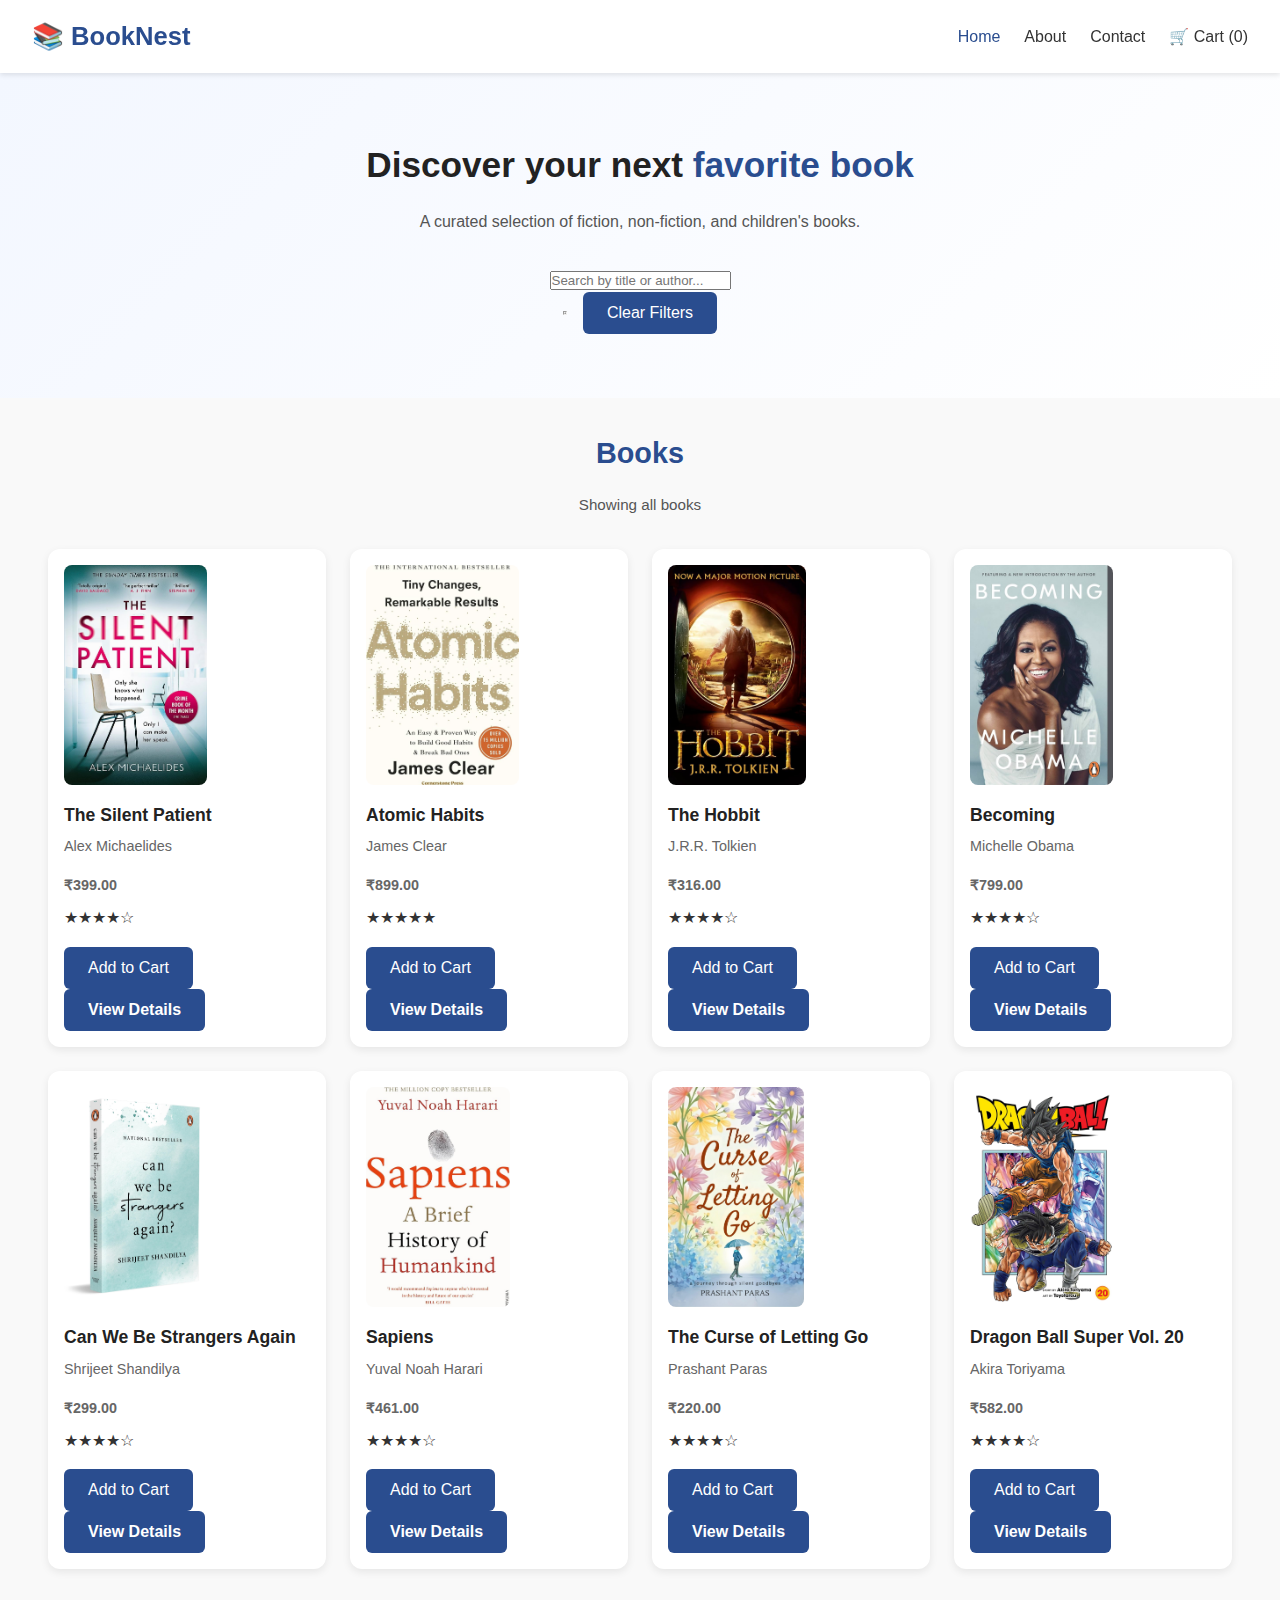
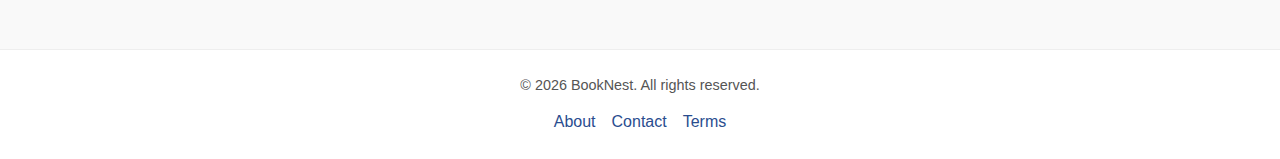
<file: index.html>
<!DOCTYPE html>
<html lang="en">
<head>
  <meta charset="UTF-8" />
  <meta name="viewport" content="width=device-width, initial-scale=1.0" />
  <title>BookNest — Home</title>
  <meta name="description" content="BookNest — Discover and shop your next favorite book. Minimal e-commerce demo built with vanilla HTML, CSS, and JavaScript.">

  <!-- Styles -->
  <link rel="stylesheet" href="style.css" />
  <!-- Favicon -->
  <link rel="icon" type="image/png" sizes="16x16" href="\images\favicon.png" />
</head>
<body>

  <!-- ===== HEADER ===== -->
  <header>
    <div class="logo">📚 BookNest</div>
    <nav>
      <ul class="nav-links">
        <li><a href="index.html" class="active">Home</a></li>
        <li><a href="about.html">About</a></li>
        <li><a href="contact.html">Contact</a></li>
        <li><a href="cart.html">🛒 Cart (<span id="cartCount">0</span>)</a></li>
      </ul>
      <div class="menu-toggle">☰</div>
    </nav>
  </header>

  <!-- ===== HERO / SEARCH SECTION ===== -->
  <section class="hero">
    <div class="hero-inner">
      <h1>Discover your next <span>favorite book</span></h1>
      <p class="lead">A curated selection of fiction, non-fiction, and children's books.</p>

      <!-- ===== SEARCH BOX ===== -->
      <div class="search-bar">
        <input 
          type="text" 
          id="searchInput" 
          placeholder="Search by title or author..." 
          aria-label="Search books"
        >
      </div>

      <!-- Filters -->
      <div class="filters">
        <fieldset class="category-filter" aria-label="Filter by category">
          <legend class="visually-hidden">Filter by category</legend>
          <div id="categoryFilter" class="category-list">
            <!-- JS populates categories dynamically -->
          </div>
        </fieldset>
        <button id="clearFilters" class="btn">Clear Filters</button>
      </div>
    </div>
  </section>

  <!-- ===== PRODUCTS SECTION ===== -->
  <main id="main" class="site-main" role="main">
    <section class="product-section" aria-labelledby="productsHeading">
      <div class="section-inner">
        <h2 id="productsHeading" class="section-title">Books</h2>

        <!-- Real-time search hint -->
        <div id="searchHint" class="search-hint" aria-live="polite" role="status">
          Showing all books
        </div>

        <!-- Product Grid -->
        <div id="productGrid" class="product-grid" aria-live="polite" aria-atomic="false">
          <!-- Product cards injected by app.js -->
        </div>

        <!-- Empty State -->
        <div id="emptyState" class="empty-state visually-hidden" role="status">
          <p>No books found. Try clearing filters or search terms.</p>
        </div>
      </div>
    </section>
  </main>

  <!-- ===== TOAST CONTAINER ===== -->
  <div id="toastContainer" class="toast-container" aria-live="polite" aria-atomic="true"></div>

  <!-- ===== FOOTER ===== -->
  <footer class="site-footer" role="contentinfo">
    <div class="footer-inner">
      <p>&copy; <span id="year"></span> BookNest. All rights reserved.</p>
      <nav class="footer-nav" aria-label="Footer">
        <ul>
          <li><a href="about.html">About</a></li>
          <li><a href="contact.html">Contact</a></li>
          <li><a href="#terms">Terms</a></li>
        </ul>
      </nav>
    </div>
  </footer>

  <!-- ===== JS ===== -->
  <script>
    // Set current year
    document.getElementById('year').textContent = new Date().getFullYear();
  </script>
  <script defer src="app.js"></script>
</body>
</html>
</file>
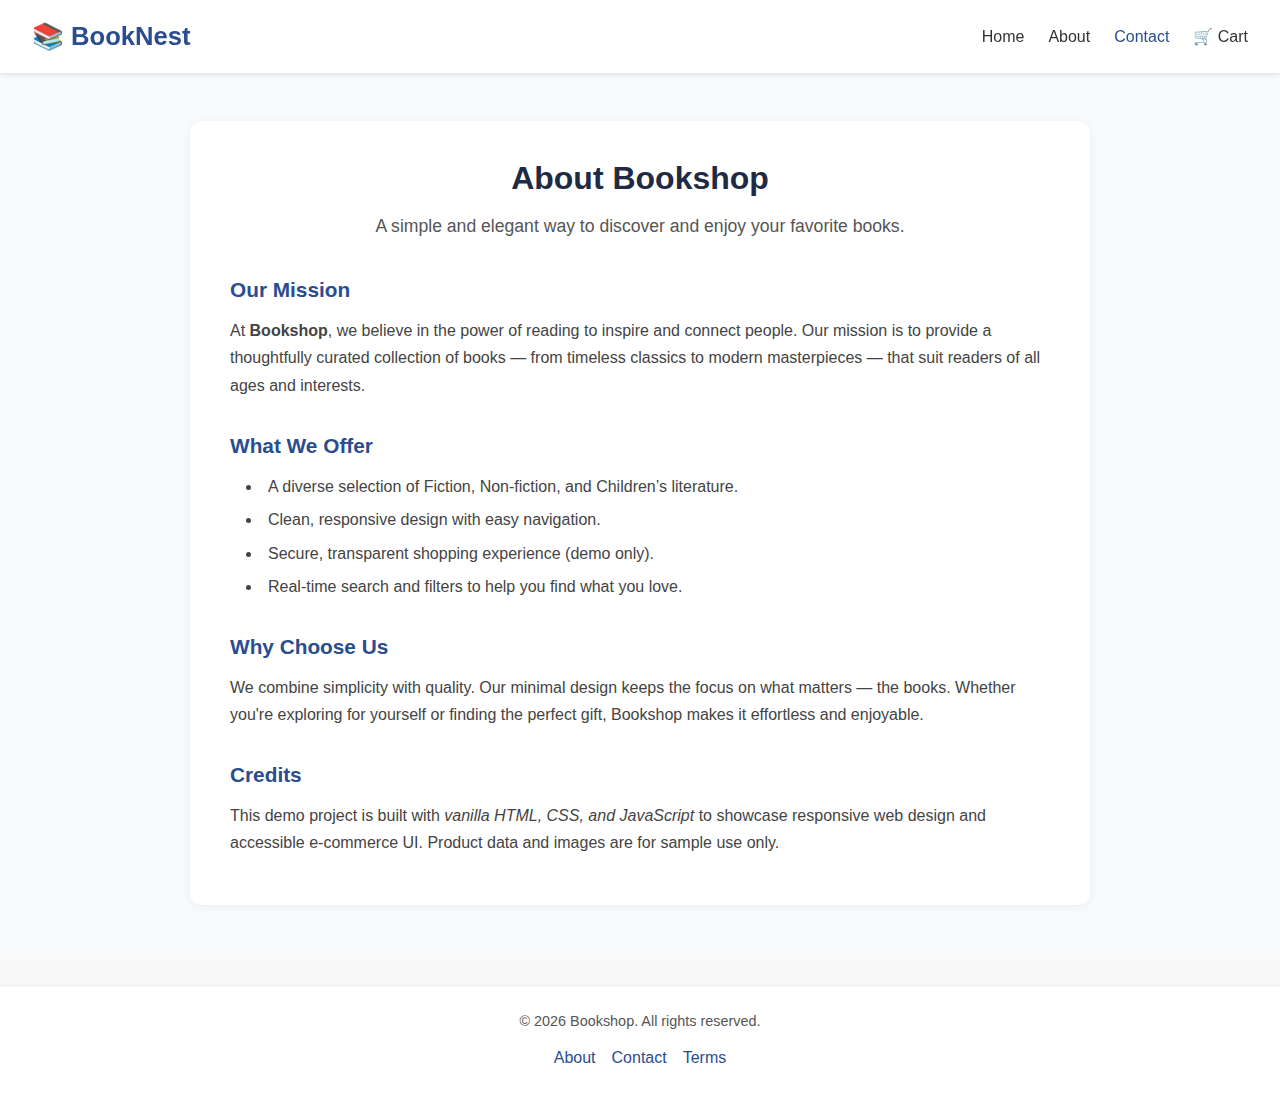
<file: about.html>
<!doctype html>
<html lang="en">
<head>
  <meta charset="utf-8" />
  <meta name="viewport" content="width=device-width,initial-scale=1" />
  <title>About — Bookshop</title>
  <meta name="description" content="About Bookshop — Learn more about our mission and story." />
  <link rel="stylesheet" href="style.css" />
  <!-- Favicon -->
  <link rel="icon" type="image/png" sizes="16x16" href="\images\favicon.png" />
</head>
<body>
  <div id="app" class="app-wrapper">

    <!-- Header -->
   <header>
    <div class="logo">📚 BookNest</div>
    <nav>
      <ul class="nav-links">
        <li><a href="index.html">Home</a></li>
        <li><a href="about.html">About</a></li>
        <li><a href="contact.html" class="active">Contact</a></li>
        <li><a href="cart.html">🛒 Cart</a></li>
      </ul>
      <div class="menu-toggle">☰</div>
    </nav>
  </header>

    

    <!-- MAIN CONTENT -->
    <main id="main" class="site-main" role="main">
      <section class="about-section" aria-labelledby="aboutHeading">
        <div class="section-inner">
          <h1 id="aboutHeading">About Bookshop</h1>
          <p class="lead">A simple and elegant way to discover and enjoy your favorite books.</p>

          <article class="about-content">
            <h2>Our Mission</h2>
            <p>
              At <strong>Bookshop</strong>, we believe in the power of reading to inspire and connect people.
              Our mission is to provide a thoughtfully curated collection of books — from timeless classics to modern masterpieces — that suit readers of all ages and interests.
            </p>

            <h2>What We Offer</h2>
            <ul>
              <li>A diverse selection of Fiction, Non-fiction, and Children’s literature.</li>
              <li>Clean, responsive design with easy navigation.</li>
              <li>Secure, transparent shopping experience (demo only).</li>
              <li>Real-time search and filters to help you find what you love.</li>
            </ul>

            <h2>Why Choose Us</h2>
            <p>
              We combine simplicity with quality. Our minimal design keeps the focus on what matters — the books.
              Whether you're exploring for yourself or finding the perfect gift, Bookshop makes it effortless and enjoyable.
            </p>

            <h2>Credits</h2>
            <p>
              This demo project is built with <em>vanilla HTML, CSS, and JavaScript</em> to showcase responsive web design and accessible e-commerce UI.
              Product data and images are for sample use only.
            </p>
          </article>
        </div>
      </section>
    </main>

    <!-- Footer -->
    <footer class="site-footer" role="contentinfo">
      <div class="footer-inner">
        <p>&copy; <span id="year"></span> Bookshop. All rights reserved.</p>
        <nav class="footer-nav" aria-label="Footer">
          <ul>
            <li><a href="about.html" class="active">About</a></li>
            <li><a href="contact.html">Contact</a></li>
            <li><a href="index.html#terms">Terms</a></li>
          </ul>
        </nav>
      </div>
    </footer>
  </div>

  <script>
    document.getElementById('year').textContent = new Date().getFullYear();
  </script>
  <script defer src="app.js"></script>
</body>
</html>
</file>
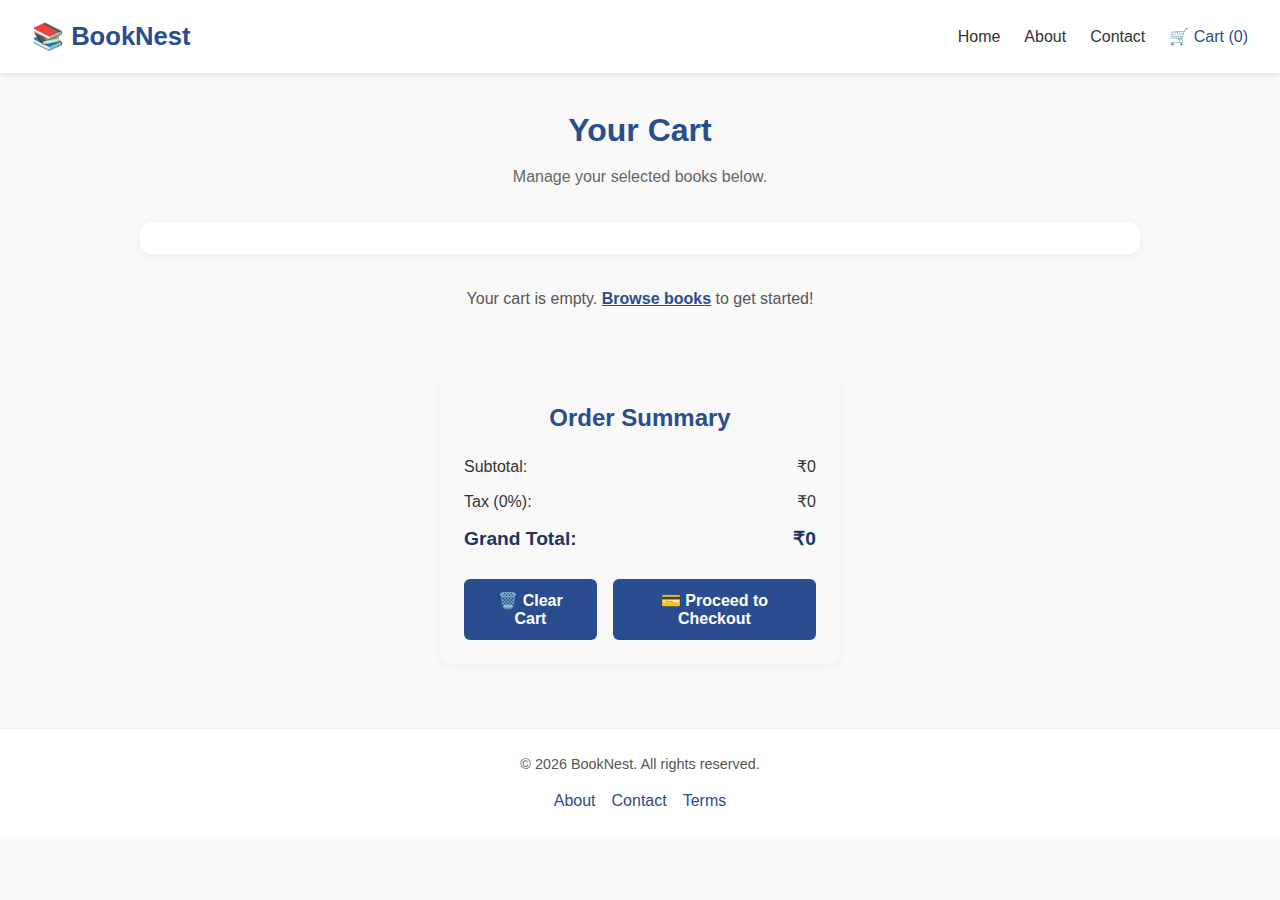
<file: cart.html>
<!doctype html>
<html lang="en">
<head>
  <meta charset="utf-8" />
  <meta name="viewport" content="width=device-width, initial-scale=1.0" />
  <title>📚 BookNest — Cart</title>
  <meta name="description" content="Shopping cart page for BookNest e-commerce demo." />
  <link rel="stylesheet" href="style.css" />
  <!-- Favicon -->
  <link rel="icon" type="image/png" sizes="16x16" href="\images\favicon.png" />
</head>

<body>
  <!-- ===== HEADER ===== -->
  <header class="site-header">
    <div class="logo">📚 <a href="index.html">BookNest</a></div>

    <nav>
      <ul class="nav-links">
        <li><a href="index.html">Home</a></li>
        <li><a href="about.html">About</a></li>
        <li><a href="contact.html">Contact</a></li>
        <li><a href="cart.html" class="active">🛒 Cart (<span id="cartCount">0</span>)</a></li>
      </ul>
      <button class="menu-toggle" aria-label="Toggle Menu">☰</button>
    </nav>
  </header>

  <!-- ===== MAIN ===== -->
  <main id="main" class="site-main" role="main">
    <section class="cart-section" aria-labelledby="cartHeading">
      <div class="section-inner">
        <h1 id="cartHeading">Your Cart</h1>
        <p class="lead">Manage your selected books below.</p>

        <!-- CART ITEMS -->
        <div id="cartItems" class="cart-container"></div>

        <!-- EMPTY CART -->
        <div id="emptyCart" class="empty-state hidden" role="status">
          <p>Your cart is empty. <a href="index.html">Browse books</a> to get started!</p>
        </div>

        <!-- CART SUMMARY -->
        <aside id="cartSummary" class="cart-summary hidden">
          <h2>Order Summary</h2>
          <ul>
            <li>Subtotal: <span id="subtotal">₹0</span></li>
            <li>Tax (0%): <span id="tax">₹0</span></li>
            <li class="grand-total">Grand Total: <span id="total">₹0</span></li>
          </ul>

          <div class="cart-buttons">
            <button id="clearCart" class="btn btn-secondary">🗑️ Clear Cart</button>
            <button id="checkoutBtn" class="btn btn-primary">💳 Proceed to Checkout</button>
          </div>
        </aside>
      </div>
    </section>
  </main>

  <!-- ===== FOOTER ===== -->
  <footer class="site-footer" role="contentinfo">
    <div class="footer-inner">
      <p>&copy; <span id="year"></span> BookNest. All rights reserved.</p>
      <nav class="footer-nav" aria-label="Footer">
        <ul>
          <li><a href="about.html">About</a></li>
          <li><a href="contact.html">Contact</a></li>
          <li><a href="index.html#terms">Terms</a></li>
        </ul>
      </nav>
    </div>
  </footer>

  <script>
    // Auto-update year
    document.getElementById('year').textContent = new Date().getFullYear();
  </script>

  <script defer src="app.js"></script>
</body>
</html>
</file>
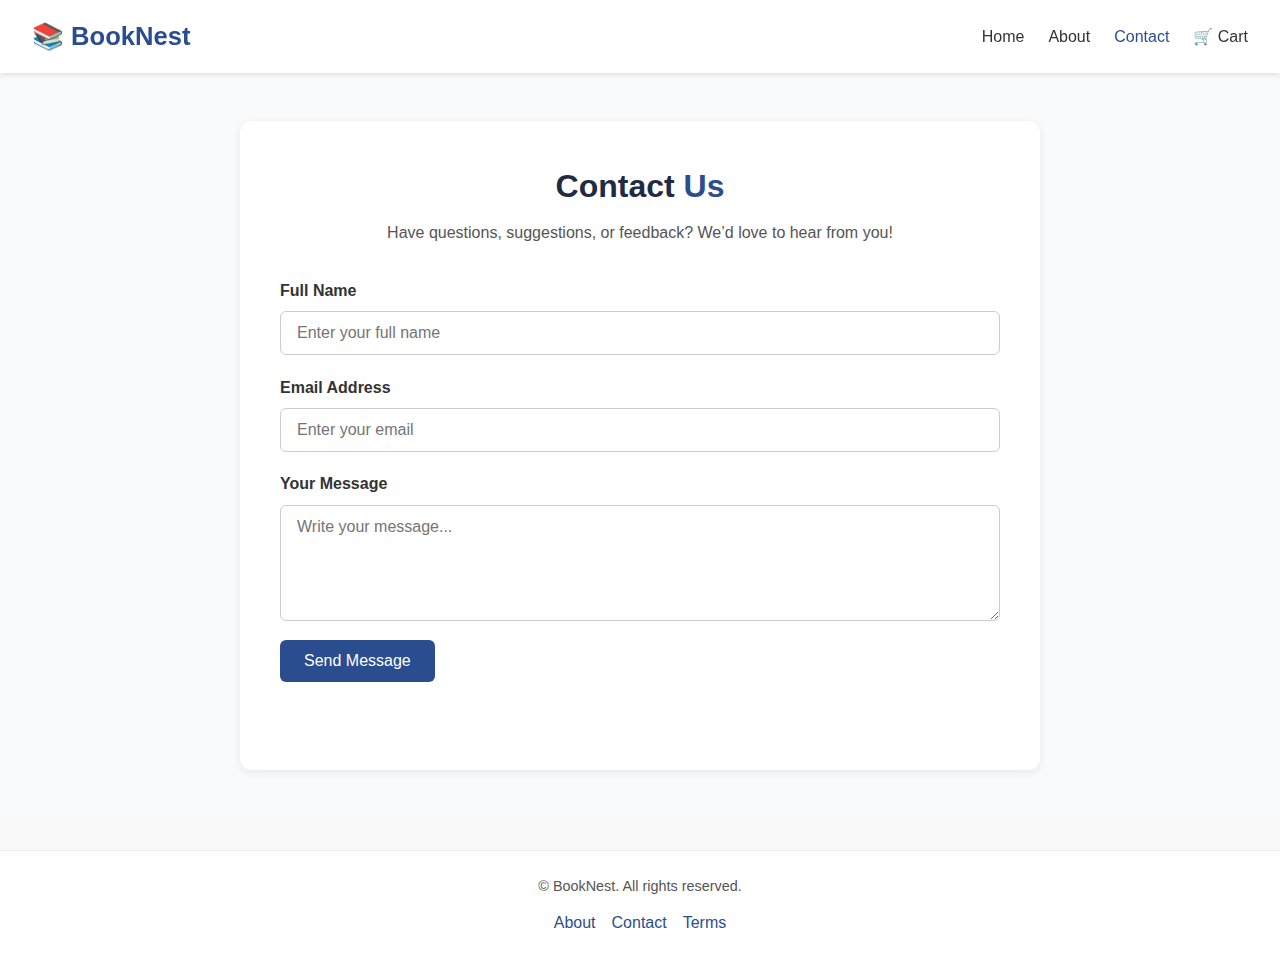
<file: contact.html>
<!DOCTYPE html>
<html lang="en">
<head>
  <meta charset="UTF-8">
  <meta name="viewport" content="width=device-width, initial-scale=1.0">
  <title>Contact Us | BookNest</title>
  <link rel="stylesheet" href="style.css">
  <!-- Favicon -->
  <link rel="icon" type="image/png" sizes="16x16" href="\images\favicon.png" />
</head>
<body>
  <!-- ===== HEADER ===== -->
  <header>
    <div class="logo">📚 BookNest</div>
    <nav>
      <ul class="nav-links">
        <li><a href="index.html">Home</a></li>
        <li><a href="about.html">About</a></li>
        <li><a href="contact.html" class="active">Contact</a></li>
        <li><a href="cart.html">🛒 Cart</a></li>
      </ul>
      <div class="menu-toggle">☰</div>
    </nav>
  </header>

  <!-- ===== CONTACT SECTION ===== -->
  <section class="contact">
    <div class="contact-container">
      <h1>Contact <span>Us</span></h1>
      <p>Have questions, suggestions, or feedback? We’d love to hear from you!</p>

      <form id="contactForm" class="contact-form">
        <div class="form-group">
          <label for="name">Full Name</label>
          <input type="text" id="name" name="name" placeholder="Enter your full name" required>
        </div>

        <div class="form-group">
          <label for="email">Email Address</label>
          <input type="email" id="email" name="email" placeholder="Enter your email" required>
        </div>

        <div class="form-group">
          <label for="message">Your Message</label>
          <textarea id="message" name="message" rows="5" placeholder="Write your message..." required></textarea>
        </div>

        <button type="submit" class="btn">Send Message</button>
      </form>

      <div id="formMessage" class="form-message"></div>
    </div>
  </section>

  <!-- ===== FOOTER ===== -->
   <footer class="site-footer" role="contentinfo">
    <div class="footer-inner">
      <p>&copy; <span id="year"></span> BookNest. All rights reserved.</p>
      <nav class="footer-nav" aria-label="Footer">
        <ul>
          <li><a href="about.html">About</a></li>
          <li><a href="contact.html">Contact</a></li>
          <li><a href="#terms">Terms</a></li>
        </ul>
      </nav>
    </div>
  </footer>

  <script src="app.js"></script>
</body>
</html>
</file>
<file: style.css>
/* ====== GLOBAL RESET ====== */
* {
  margin: 0;
  padding: 0;
  box-sizing: border-box;
}

body {
  font-family: "Poppins", sans-serif;
  background: #f9f9f9;
  color: #333;
  line-height: 1.6;
}

a {
  color: inherit;
  text-decoration: none;
}

img {
  max-width: 100%;
  display: block;
  border-radius: 8px;
}

ul {
  list-style: none;
}
* {
  margin: 0;
  padding: 0;
  box-sizing: border-box;
}

html {
  scroll-behavior: smooth;
}

body {
  font-family: 'Poppins', sans-serif;
  background: #f9f9f9;
  color: #333;
  line-height: 1.6;
}

a {
  text-decoration: none;
  color: inherit;
}

ul {
  list-style: none;
}

img {
  max-width: 100%;
  display: block;
  border-radius: 8px;
}

/* ====== HEADER ====== */
header {
  background: #fff;
  box-shadow: 0 2px 5px rgba(0, 0, 0, 0.1);
  display: flex;
  justify-content: space-between;
  align-items: center;
  padding: 1rem 2rem;
  position: sticky;
  top: 0;
  z-index: 1000;
}

.logo {
  font-size: 1.6rem;
  font-weight: bold;
  color: #2a4d8f;
}

.nav-links {
  display: flex;
  gap: 1.5rem;
}

.nav-links a {
  font-weight: 500;
  transition: color 0.3s ease;
}

.nav-links a:hover,
.nav-links a.active {
  color: #2a4d8f;
}

.menu-toggle {
  display: none;
  font-size: 1.6rem;
  cursor: pointer;
}

/* ===== HERO / INTRO SECTION ===== */
.hero {
  text-align: center;
  background: linear-gradient(135deg, #f3f7ff, #ffffff);
  padding: 4rem 1rem;
}

.hero h1 {
  font-size: 2.2rem;
  margin-bottom: 1rem;
  color: #222;
}

.hero h1 span {
  color: #2a4d8f;
}

.hero .lead {
  font-size: 1rem;
  color: #555;
  margin-bottom: 2rem;
}

.filters {
  display: flex;
  justify-content: center;
  align-items: center;
  gap: 1rem;
  flex-wrap: wrap;
}

.category-filter {
  display: flex;
  gap: 0.75rem;
  flex-wrap: wrap;
  justify-content: center;
}

.category-filter label {
  background: #fff;
  border: 1px solid #ccc;
  padding: 0.4rem 0.8rem;
  border-radius: 6px;
  cursor: pointer;
  transition: all 0.3s;
}

.category-filter input[type="checkbox"] {
  display: none;
}

.category-filter input[type="checkbox"]:checked + label {
  background: #2a4d8f;
  color: #fff;
  border-color: #2a4d8f;
}

/* ===== PRODUCT GRID ===== */
.product-section {
  padding: 2rem 1rem;
}

.section-title {
  text-align: center;
  font-size: 1.8rem;
  margin-bottom: 1rem;
  color: #2a4d8f;
}

.search-hint {
  text-align: center;
  font-size: 0.95rem;
  color: #555;
  margin-bottom: 1rem;
}

.product-grid {
  display: grid;
  grid-template-columns: repeat(4, 1fr);
  gap: 1.5rem;
  padding: 1rem 2rem;
}

.product-card {
  background: #fff;
  border-radius: 12px;
  padding: 1rem;
  box-shadow: 0 3px 8px rgba(0, 0, 0, 0.08);
  transition: transform 0.3s ease, box-shadow 0.3s ease;
}

.product-card:hover {
  transform: translateY(-5px);
  box-shadow: 0 4px 12px rgba(0, 0, 0, 0.15);
}

.product-card img {
  height: 220px;
  object-fit: cover;
  margin-bottom: 1rem;
}

.product-card h3 {
  font-size: 1.1rem;
  margin-bottom: 0.4rem;
  color: #222;
}

.product-card p {
  font-size: 0.9rem;
  color: #666;
  margin-bottom: 0.5rem;
}

.price {
  font-weight: bold;
  color: #2a4d8f;
  margin-bottom: 0.8rem;
}

.btn {
  display: inline-block;
  background: #2a4d8f;
  color: #fff;
  border: none;
  padding: 0.5rem 1rem;
  border-radius: 6px;
  cursor: pointer;
  transition: background 0.3s ease;
}

.btn:hover {
  background: #1d3562;
}

.btn-danger {
  background: #d9534f;
}

.btn-danger:hover {
  background: #b93e3a;
}

/* ===== EMPTY & TOAST ===== */
.empty-state {
  text-align: center;
  padding: 2rem;
  font-size: 1rem;
  color: #666;
}

.toast-container {
  position: fixed;
  bottom: 1rem;
  right: 1rem;
  display: flex;
  flex-direction: column;
  gap: 0.5rem;
  z-index: 2000;
}

.toast {
  background: #2a4d8f;
  color: #fff;
  padding: 0.8rem 1.2rem;
  border-radius: 6px;
  font-size: 0.9rem;
  box-shadow: 0 3px 8px rgba(0, 0, 0, 0.1);
}

/* ===== FOOTER ===== */
.site-footer {
  background: #fff;
  border-top: 1px solid #eee;
  padding: 1.5rem 1rem;
  text-align: center;
  margin-top: 2rem;
}

.footer-inner {
  display: flex;
  flex-direction: column;
  align-items: center;
  gap: 0.75rem;
}

.footer-inner p {
  color: #555;
  font-size: 0.9rem;
}

.footer-nav ul {
  display: flex;
  gap: 1rem;
}

.footer-nav a {
  color: #2a4d8f;
  font-weight: 500;
}

.footer-nav a:hover {
  text-decoration: underline;
}

/* ===== UTILITIES ===== */
.visually-hidden {
  position: absolute;
  width: 1px;
  height: 1px;
  padding: 0;
  overflow: hidden;
  clip: rect(0, 0, 0, 0);
  white-space: nowrap;
  border: 0;
}

/* ====== PRODUCT DETAIL ====== */
.product-detail {
  display: flex;
  flex-wrap: wrap;
  justify-content: center;
  gap: 2rem;
  padding: 2rem;
  background: #fff;
  border-radius: 12px;
  margin: 2rem;
}

.product-detail img {
  width: 300px;
  height: 400px;
  object-fit: cover;
}

.product-info {
  max-width: 400px;
}

.product-info h2 {
  margin-bottom: 1rem;
}

.product-info p {
  margin-bottom: 0.5rem;
}

/* ===== PRODUCT PAGE ===== */

.product-detail {
  padding: 2rem 1rem;
  background: #f9fafc;
}

.product-detail-inner {
  display: grid;
  grid-template-columns: 1fr 1fr;
  gap: 2rem;
  max-width: 1100px;
  margin: 0 auto;
  background: #fff;
  border-radius: 12px;
  box-shadow: 0 2px 12px rgba(0, 0, 0, 0.08);
  padding: 2rem;
}

/* Product image section */
.product-media {
  display: flex;
  align-items: center;
  justify-content: center;
  background: #f4f6f9;
  border-radius: 10px;
  padding: 1rem;
}

.product-media img {
  max-width: 100%;
  height: auto;
  border-radius: 10px;
  transition: transform 0.3s ease;
}

.product-media img:hover {
  transform: scale(1.03);
}

/* Product info section */
.product-info {
  display: flex;
  flex-direction: column;
  justify-content: center;
}

.product-info h1 {
  font-size: 1.8rem;
  color: #1f2a44;
  margin-bottom: 0.5rem;
}

.product-meta {
  color: #6b7280;
  font-size: 0.95rem;
  margin-bottom: 1rem;
}

.product-meta .author {
  margin-right: 1rem;
  font-weight: 500;
}

.price {
  font-size: 1.6rem;
  color: #2a4d8f;
  font-weight: 600;
  margin: 1rem 0;
}

/* Rating stars */
.rating {
  display: flex;
  align-items: center;
  margin-bottom: 1rem;
  gap: 2px;
}

.rating span {
  color: #f5b301;
  font-size: 1.2rem;
}

/* Description */
.product-description {
  line-height: 1.6;
  font-size: 0.95rem;
  color: #444;
  margin-bottom: 1.5rem;
}

/* Add to Cart Form */
.add-to-cart-form {
  display: flex;
  align-items: center;
  gap: 0.8rem;
  margin-bottom: 1rem;
}

.add-to-cart-form label {
  font-weight: 500;
  color: #333;
}

.add-to-cart-form input[type="number"] {
  width: 70px;
  padding: 0.4rem;
  border: 1px solid #ccc;
  border-radius: 6px;
  text-align: center;
  font-size: 1rem;
}

.add-to-cart-form input[type="number"]:focus {
  border-color: #2a4d8f;
  outline: none;
}

.input-error {
  color: #d93025;
  font-size: 0.85rem;
  margin-top: 0.2rem;
}

.input-help {
  color: #777;
  font-size: 0.85rem;
}

/* Buttons */
.btn-primary {
  background: #2a4d8f;
  color: #fff;
  border: none;
  padding: 0.6rem 1.4rem;
  font-size: 1rem;
  border-radius: 8px;
  cursor: pointer;
  transition: background 0.3s ease;
}

.btn-primary:hover {
  background: #1f3c70;
}

.link-secondary {
  color: #2a4d8f;
  font-weight: 500;
  text-decoration: none;
  transition: color 0.3s ease;
}

.link-secondary:hover {
  color: #1c325e;
  text-decoration: underline;
}

/* Recently viewed section */
.recently-viewed {
  padding: 2rem 1rem;
  background: #fff;
  margin-top: 2rem;
  border-radius: 12px;
  max-width: 1100px;
  margin-left: auto;
  margin-right: auto;
  box-shadow: 0 2px 10px rgba(0,0,0,0.05);
}

.recently-viewed .section-title {
  font-size: 1.4rem;
  margin-bottom: 1rem;
  color: #1f2a44;
}

.product-grid.small-grid {
  display: grid;
  grid-template-columns: repeat(auto-fill, minmax(140px, 1fr));
  gap: 1rem;
}

/* Empty state */
.empty-state {
  text-align: center;
  padding: 3rem 1rem;
  color: #555;
}

.empty-state a {
  color: #2a4d8f;
  text-decoration: underline;
}


/* ====== CART PAGE ====== */
.cart-section {
  padding: 2rem 1rem;
}

.cart-section h1 {
  text-align: center;
  color: #2a4d8f;
  font-size: 2rem;
  margin-bottom: 0.5rem;
}

.cart-section .lead {
  text-align: center;
  color: #555;
  margin-bottom: 2rem;
}

.cart-container {
  max-width: 1000px;
  margin: 0 auto;
  background: #fff;
  border-radius: 12px;
  box-shadow: 0 2px 10px rgba(0, 0, 0, 0.05);
  padding: 1.5rem;
  overflow-x: auto;
}

/* Cart Table */
.cart-table {
  width: 100%;
  border-collapse: collapse;
  margin-bottom: 2rem;
}

.cart-table th,
.cart-table td {
  padding: 1rem;
  text-align: center;
  border-bottom: 1px solid #eee;
}

.cart-table th {
  background: #f7f9fc;
  font-weight: 600;
  color: #2a4d8f;
}

.cart-table td img {
  width: 70px;
  height: 90px;
  object-fit: cover;
  border-radius: 6px;
}

.cart-table input[type="number"] {
  width: 60px;
  padding: 0.3rem;
  text-align: center;
  border: 1px solid #ccc;
  border-radius: 4px;
}

.cart-table button {
  background: #d9534f;
  color: #fff;
  border: none;
  border-radius: 6px;
  padding: 0.4rem 0.8rem;
  cursor: pointer;
  transition: background 0.3s ease;
}

.cart-table button:hover {
  background: #b93e3a;
}

/* Empty Cart */
#emptyCart {
  text-align: center;
  padding: 2rem;
  color: #555;
}

#emptyCart a {
  color: #2a4d8f;
  font-weight: 600;
}

/* ===============================
   CART SECTION
================================= */
.cart-section {
  padding: 2rem 1rem;
  text-align: center;
}

.cart-section h1 {
  color: #2a4d8f;
  font-size: 2rem;
  margin-bottom: 0.5rem;
}

.cart-section .lead {
  color: #666;
  margin-bottom: 2rem;
  font-size: 1rem;
}

/* ===============================
   CART CONTAINER & TABLE
================================= */
.cart-container {
  max-width: 1000px;
  margin: 0 auto;
  background: #fff;
  border-radius: 12px;
  box-shadow: 0 2px 8px rgba(0, 0, 0, 0.05);
  overflow-x: auto;
  padding: 1rem;
}

.cart-table {
  width: 100%;
  border-collapse: collapse;
}

.cart-table th,
.cart-table td {
  padding: 0.8rem;
  text-align: center;
  border-bottom: 1px solid #ddd;
  vertical-align: middle;
}

/* ===============================
   BOOK IMAGE STYLING
================================= */
/* Force smaller images inside the cart */
.cart-container img {
  width: 100px;
  height: auto;
  max-height: 140px;
  object-fit: contain;
  border-radius: 8px;
  display: block;
  margin: 0 auto;
}

.cart-table td img:hover {
  transform: scale(1.05);
  box-shadow: 0 4px 12px rgba(0, 0, 0, 0.15);
}

/* ===============================
   CART SUMMARY
================================= */
.cart-summary {
  max-width: 400px;
  margin: 2rem auto 0;
  background: #f9f9f9;
  border-radius: 12px;
  padding: 1.5rem;
  box-shadow: 0 2px 8px rgba(0, 0, 0, 0.05);
}

.cart-summary h2 {
  text-align: center;
  color: #2a4d8f;
  margin-bottom: 1rem;
}

.cart-summary ul {
  list-style: none;
  margin-bottom: 1.5rem;
}

.cart-summary li {
  display: flex;
  justify-content: space-between;
  margin-bottom: 0.6rem;
  font-weight: 500;
}

.cart-summary .grand-total {
  font-size: 1.2rem;
  color: #1d3562;
  font-weight: 700;
}

/* ===============================
   BUTTONS
================================= */
.cart-buttons {
  display: flex;
  justify-content: center;
  gap: 1rem;
}

.btn-primary,
.btn-secondary {
  display: inline-block;
  padding: 0.6rem 1.2rem;
  border-radius: 6px;
  font-weight: 600;
  border: none;
  cursor: pointer;
  transition: background 0.3s ease;
}

.btn-primary {
  background: #2a4d8f;
  color: #fff;
}

.btn-primary:hover {
  background: #1d3562;
}

.btn-secondary {
  background: #ccc;
  color: #333;
}

.btn-secondary:hover {
  background: #b5b5b5;
}

/* ===== CONTACT PAGE ===== */
.contact {
  background: #f9fafc;
  padding: 3rem 1rem;
  display: flex;
  justify-content: center;
  align-items: flex-start;
}

.contact-container {
  background: #fff;
  max-width: 800px;
  width: 100%;
  padding: 2.5rem;
  border-radius: 12px;
  box-shadow: 0 2px 10px rgba(0, 0, 0, 0.08);
}

.contact h1 {
  text-align: center;
  font-size: 2rem;
  color: #1f2a44;
  margin-bottom: 0.5rem;
}

.contact h1 span {
  color: #2a4d8f;
}

.contact p {
  text-align: center;
  color: #555;
  font-size: 1rem;
  margin-bottom: 2rem;
}

/* ===== FORM STYLES ===== */
.contact-form {
  display: flex;
  flex-direction: column;
  gap: 1.2rem;
}

.form-group {
  display: flex;
  flex-direction: column;
}

.form-group label {
  font-weight: 600;
  margin-bottom: 0.5rem;
  color: #333;
}

.form-group input,
.form-group textarea {
  padding: 0.75rem 1rem;
  border: 1px solid #ccc;
  border-radius: 6px;
  font-size: 1rem;
  font-family: inherit;
  transition: border-color 0.3s ease, box-shadow 0.3s ease;
}

.form-group input:focus,
.form-group textarea:focus {
  outline: none;
  border-color: #2a4d8f;
  box-shadow: 0 0 0 3px rgba(42, 77, 143, 0.15);
}

.btn {
  background: #2a4d8f;
  color: #fff;
  border: none;
  padding: 0.75rem 1.5rem;
  border-radius: 6px;
  font-size: 1rem;
  cursor: pointer;
  align-self: flex-start;
  transition: background 0.3s ease;
}

.btn:hover {
  background: #1f3c70;
}

/* ===== FORM MESSAGE ===== */
.form-message {
  margin-top: 1.5rem;
  text-align: center;
  font-weight: 500;
  color: #2a4d8f;
  min-height: 1.5rem;
}

/* ===== ABOUT PAGE ===== */

.about-section {
  background: #f9fafc;
  padding: 3rem 1rem;
}

.about-section .section-inner {
  max-width: 900px;
  margin: 0 auto;
  background: #fff;
  border-radius: 12px;
  box-shadow: 0 2px 12px rgba(0, 0, 0, 0.05);
  padding: 2rem 2.5rem;
}

.about-section h1 {
  font-size: 2rem;
  color: #1f2a44;
  text-align: center;
  margin-bottom: 0.5rem;
}

.about-section .lead {
  text-align: center;
  color: #555;
  font-size: 1.1rem;
  margin-bottom: 2rem;
}

/* Content text */
.about-content {
  color: #444;
  line-height: 1.7;
  font-size: 1rem;
}

.about-content h2 {
  font-size: 1.3rem;
  color: #2a4d8f;
  margin-top: 1.8rem;
  margin-bottom: 0.6rem;
}

.about-content p {
  margin-bottom: 1rem;
}

.about-content ul {
  list-style: disc inside;
  margin-bottom: 1.2rem;
  padding-left: 1rem;
}

.about-content li {
  margin: 0.4rem 0;
}

/* Links */
.about-content a {
  color: #2a4d8f;
  text-decoration: none;
  transition: color 0.3s ease;
}

.about-content a:hover {
  color: #1f3c70;
  text-decoration: underline;
}



/* ====== RESPONSIVE ====== */
@media (max-width: 1023px) {
  product-grid {
    grid-template-columns: repeat(3, 1fr);
  }
}

@media (max-width: 800px) {
  header {
    padding: 1rem;
  }

  .nav-links {
    display: none;
    flex-direction: column;
    background: #fff;
    position: absolute;
    top: 70px;
    right: 0;
    width: 200px;
    padding: 1rem;
    box-shadow: 0 4px 10px rgba(0, 0, 0, 0.1);
  }

  .nav-links.show {
    display: flex;
  }

  .menu-toggle {
    display: block;
  }

  .product-grid {
    grid-template-columns: repeat(2, 1fr);
    padding: 1rem;
  }

  .hero {
    padding: 3rem 1rem;
  }
  .product-grid {
    grid-template-columns: 1fr;
  }

  header {
    flex-wrap: wrap;
  }

  .nav-links {
    display: none;
    flex-direction: column;
    gap: 1rem;
    background: #fff;
    width: 100%;
    padding: 1rem 0;
    text-align: center;
  }

  .nav-links.show {
    display: flex;
  }

  .menu-toggle {
    display: flex;
  }
   .product-detail-inner {
    grid-template-columns: 1fr;
    text-align: center;
  }

  .add-to-cart-form {
    flex-direction: column;
    align-items: stretch;
  }

  .product-media img {
    max-width: 250px;
  }
 .cart-container img {
  width: 80px;
  max-height: 120px;
}
  .cart-item img {
  width: 90px;
  height: auto;
}

  .cart-summary {
    padding: 1rem;
  }

  .btn-primary,
  .btn-secondary {
    padding: 0.5rem 1rem;
    font-size: 0.9rem;
  }

  .cart-section h1 {
    font-size: 1.5rem;
  }
  .about-section .section-inner {
    padding: 1.5rem;
  }

  .about-section h1 {
    font-size: 1.6rem;
  }

  .about-content h2 {
    font-size: 1.15rem;
  }
  .contact-container {
    padding: 1.5rem;
  }

  .contact h1 {
    font-size: 1.6rem;
  }

  .btn {
    width: 100%;
    text-align: center;
  }
}
</file>
